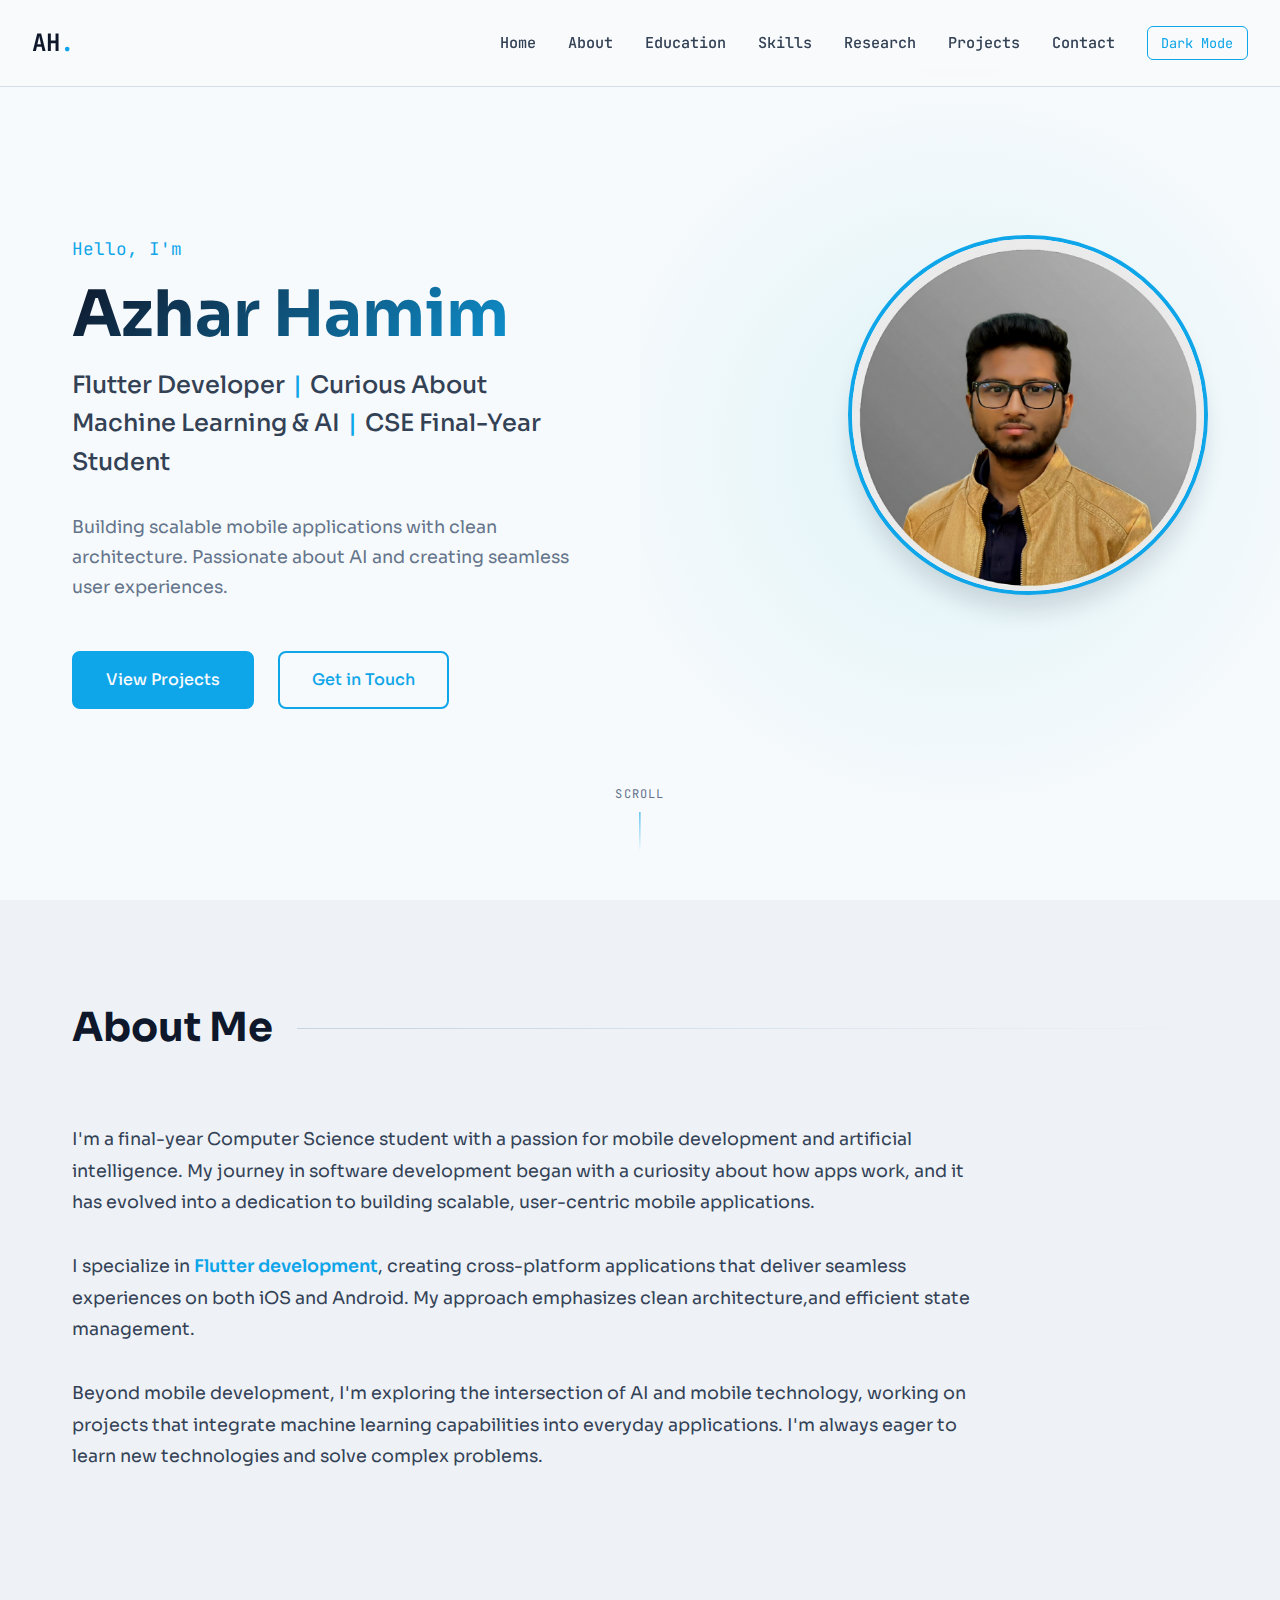
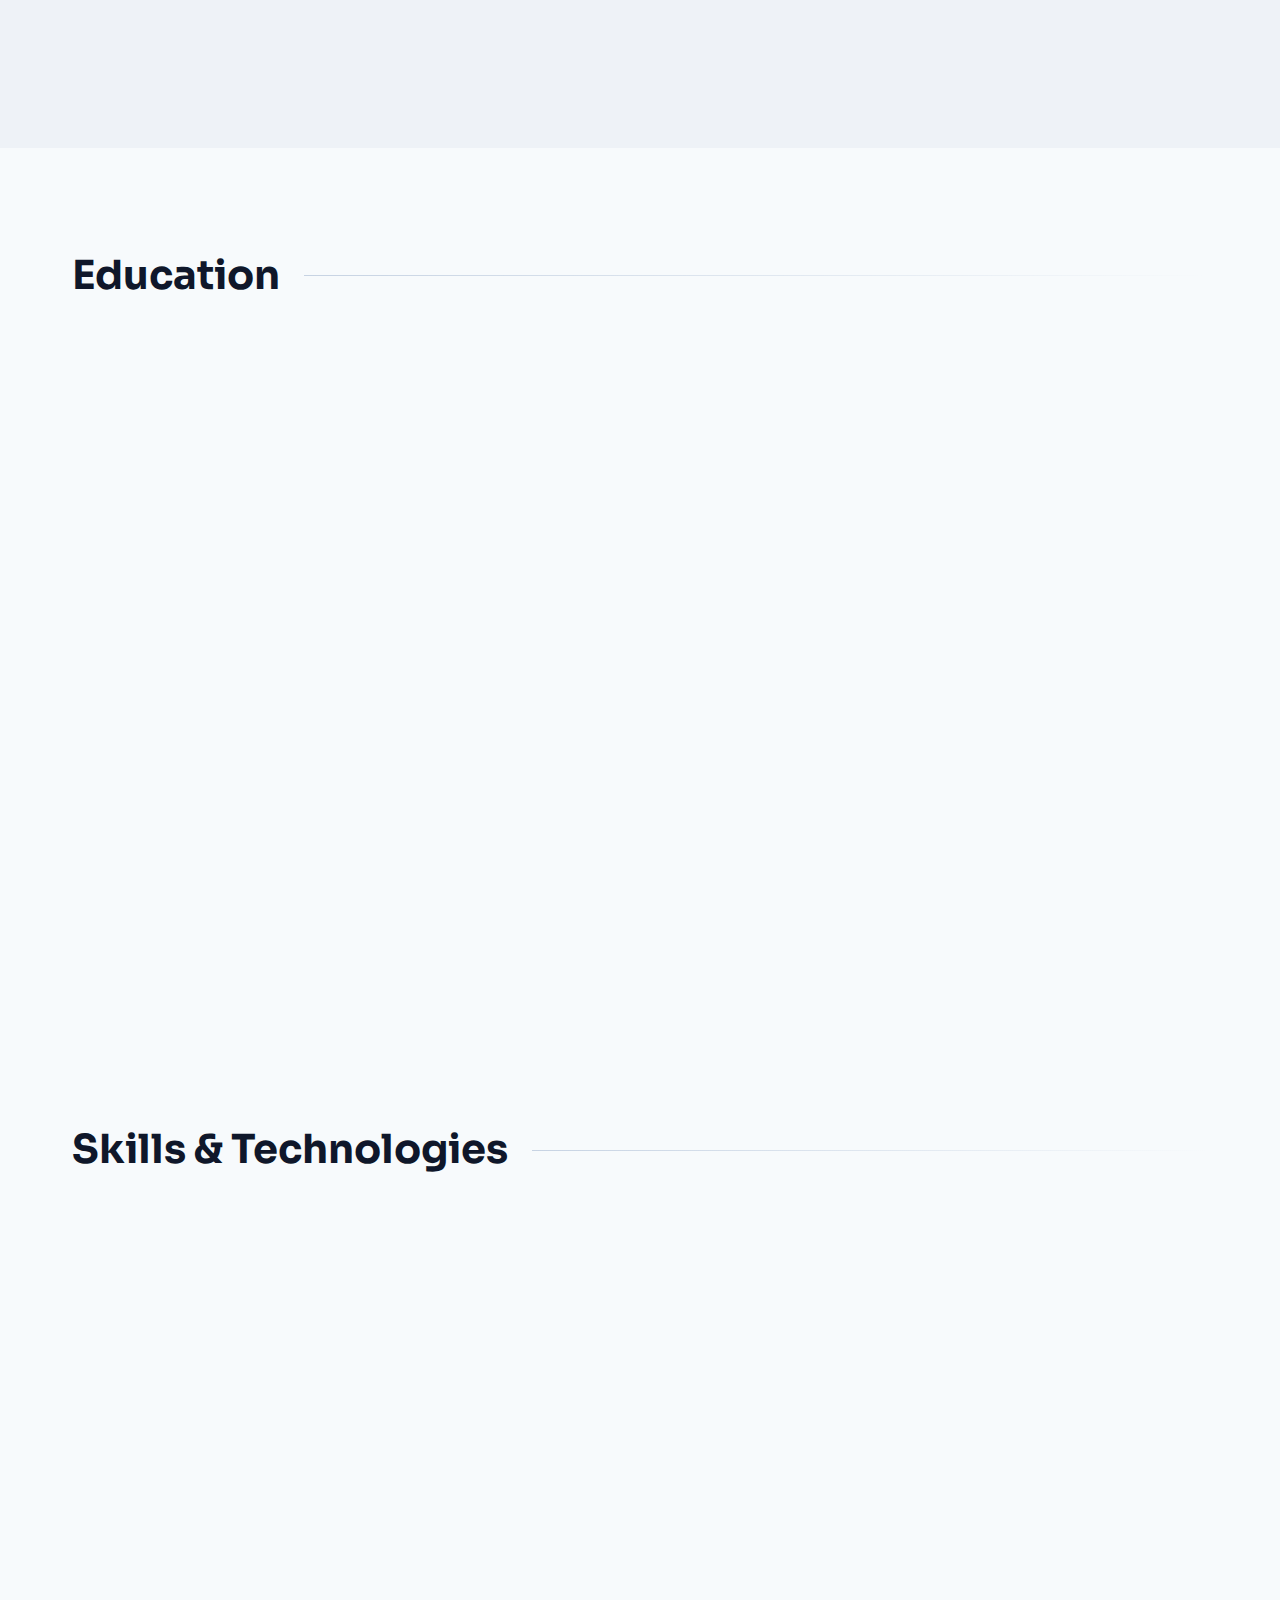
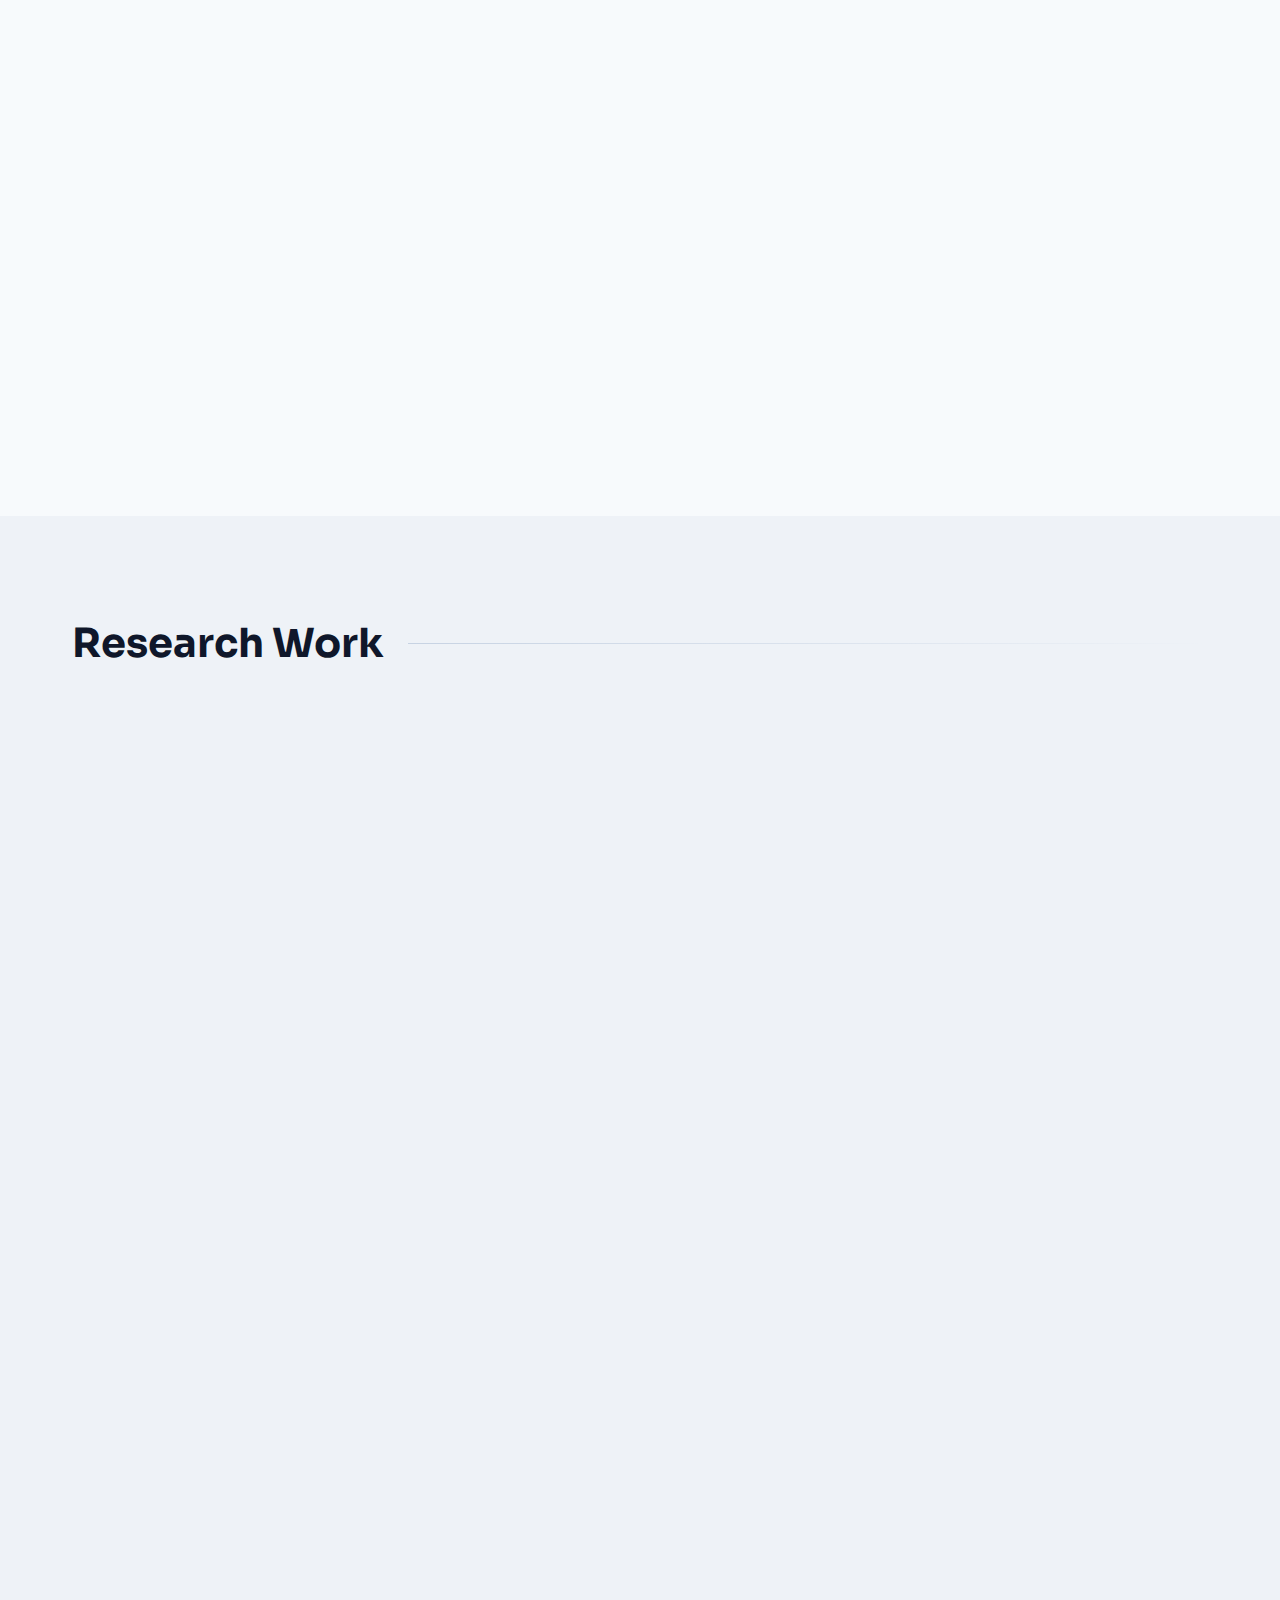
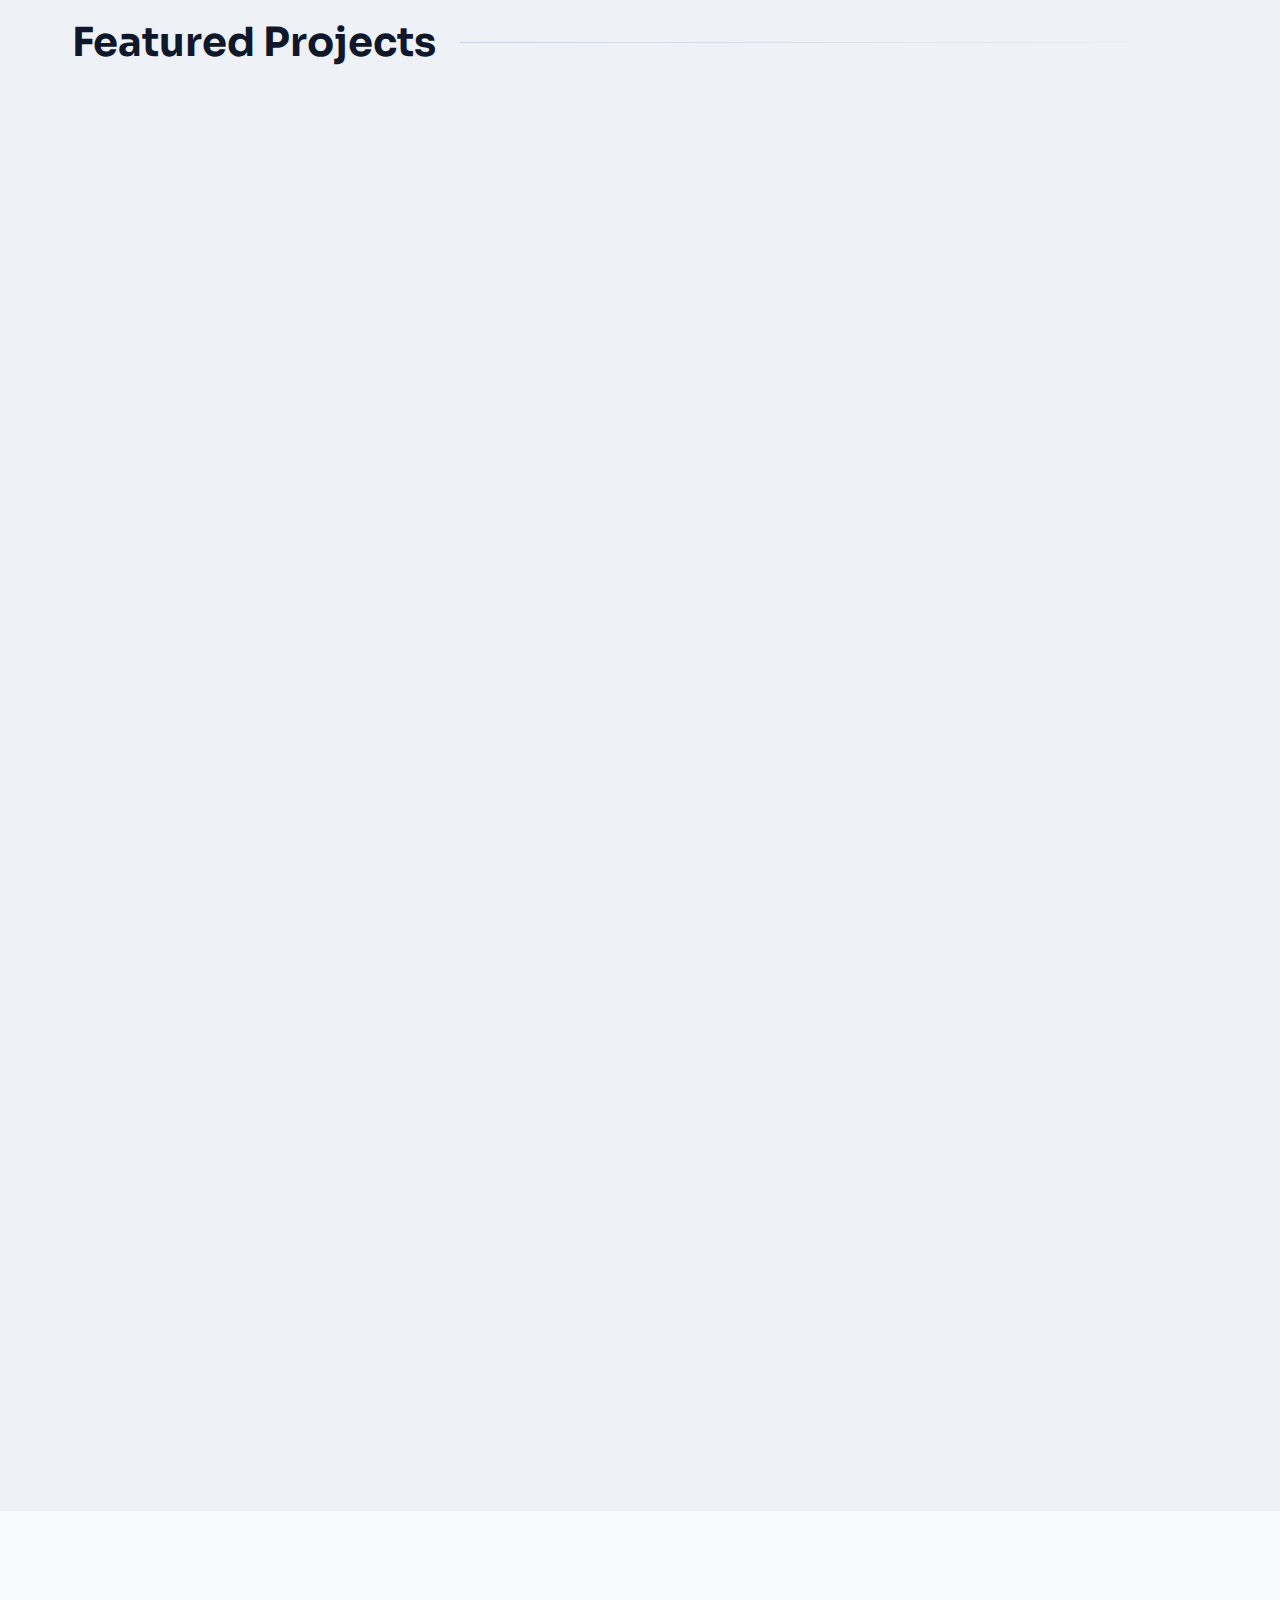
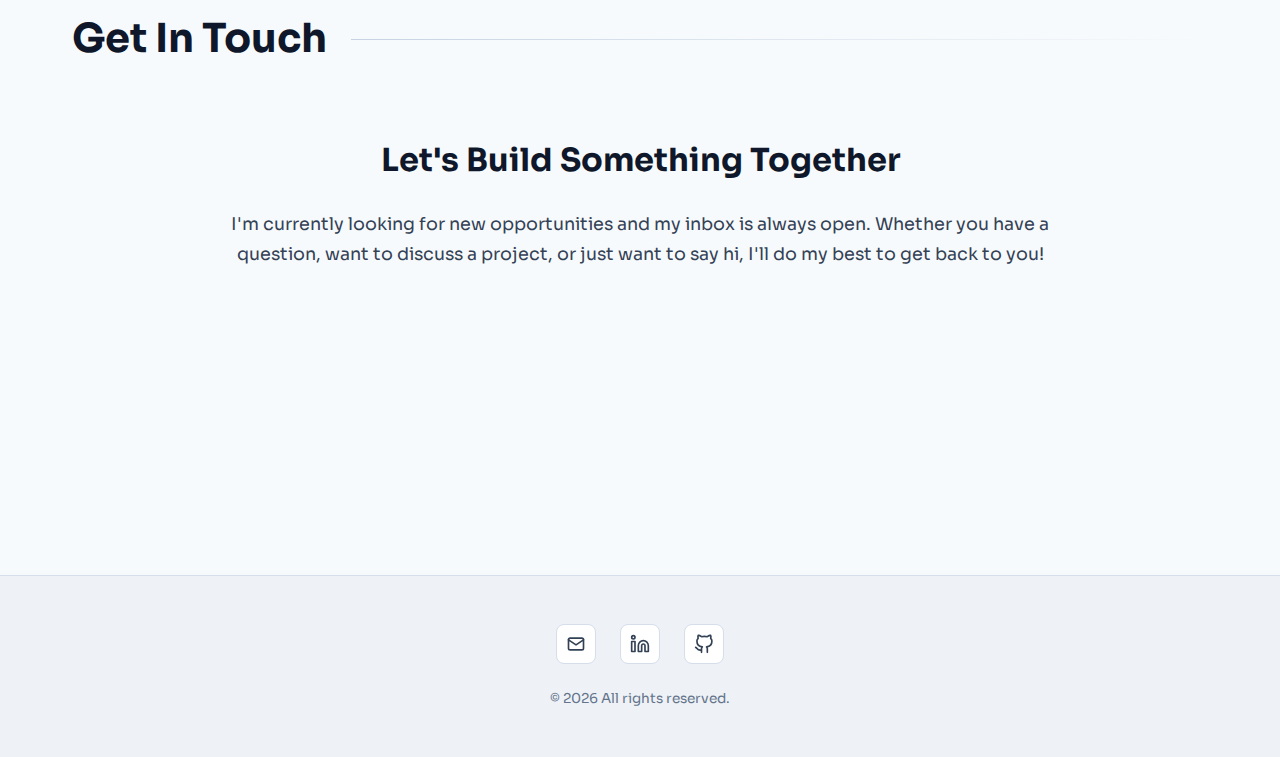
<file: index.html>
<!DOCTYPE html>
<html lang="en">
<head>
    <meta charset="UTF-8">
    <meta name="viewport" content="width=device-width, initial-scale=1.0">
    <meta name="description" content="Azhar Hamim - Flutter Developer | CSE Final-Year Student | AI Enthusiast. Portfolio showcasing mobile applications and projects.">
    <meta name="keywords" content="Flutter Developer, Mobile App Developer, Computer Science, AI, Machine Learning, Firebase, Dart">
    <meta name="author" content="Azhar Hamim">
    
    <!-- Open Graph Meta Tags for Social Sharing -->
    <meta property="og:title" content="Azhar Hamim - Flutter Developer Portfolio">
    <meta property="og:description" content="Final-year CSE student focused on building scalable mobile applications using Flutter.">
    <meta property="og:type" content="website">
    
    <title>Azhar Hamim - Flutter Developer | Portfolio</title>
    
    <!-- Favicon Placeholder -->
    <link rel="icon" type="image/png" href="favicon.png">
    
    <!-- Google Fonts -->
    <link rel="preconnect" href="https://fonts.googleapis.com">
    <link rel="preconnect" href="https://fonts.gstatic.com" crossorigin>
    <link href="https://fonts.googleapis.com/css2?family=JetBrains+Mono:wght@400;500;600;700&family=Sora:wght@300;400;500;600;700&display=swap" rel="stylesheet">
    
    <!-- Stylesheet -->
    <link rel="stylesheet" href="styles.css">
</head>
<body>
    
    <!-- Navigation -->
    <nav class="navbar" id="navbar">
        <div class="container nav-container">
            <a href="#home" class="logo">AH<span class="logo-dot">.</span></a>
            <button class="mobile-menu-toggle" id="mobileMenuToggle" aria-label="Toggle navigation menu">
                <span></span>
                <span></span>
                <span></span>
            </button>
            <ul class="nav-links" id="navLinks">
                <li><a href="#home" class="nav-link">Home</a></li>
                <li><a href="#about" class="nav-link">About</a></li>
                <li><a href="#education" class="nav-link">Education</a></li>
                <li><a href="#skills" class="nav-link">Skills</a></li>
                <li><a href="#research" class="nav-link">Research</a></li>
                <li><a href="#projects" class="nav-link">Projects</a></li>
                <li><a href="#contact" class="nav-link">Contact</a></li>
                <li>
                    <button class="theme-toggle" id="themeToggle" type="button" aria-label="Switch to bright mode">
                        Bright Mode
                    </button>
                </li>
            </ul>
        </div>
    </nav>

    <!-- Hero Section -->
    <section class="hero" id="home">
        <div class="container hero-container">
            <div class="hero-content">
                <div class="hero-text">
                    <p class="hero-greeting">Hello, I'm</p>
                    <h1 class="hero-name">Azhar Hamim</h1>
                    <h2 class="hero-title">Flutter Developer<span class="title-divider">|</span>Curious About Machine Learning & AI<span class="title-divider">|</span>CSE Final-Year Student</h2>
                    <p class="hero-description">
                        Building scalable mobile applications with clean architecture. 
                        Passionate about AI and creating seamless user experiences.
                    </p>
                    <div class="hero-buttons">
                        <a href="#projects" class="btn btn-primary">View Projects</a>
                        <a href="#contact" class="btn btn-secondary">Get in Touch</a>
                    </div>
                </div>
                <div class="hero-visual">
                    <div class="hero-profile">
                        <div class="hero-profile-photo-wrap">
                            <img
                                class="hero-profile-photo"
                                src="profile.png"
                                alt="Azhar Hamim profile photo"
                            >
                        </div>
                    </div>
                </div>
            </div>
        </div>
        <div class="scroll-indicator">
            <span class="scroll-text">Scroll</span>
            <div class="scroll-line"></div>
        </div>
    </section>

    <!-- About Section -->
    <section class="about" id="about">
        <div class="container">
            <div class="section-header">
                <h2 class="section-title">About Me</h2>
                <div class="section-line"></div>
            </div>
            <div class="about-content">
                <div class="about-text">
                    <p class="about-paragraph">
                        I'm a final-year Computer Science student with a passion for mobile development 
                        and artificial intelligence. My journey in software development began with a 
                        curiosity about how apps work, and it has evolved into a dedication to building 
                        scalable, user-centric mobile applications.
                    </p>
                    <p class="about-paragraph">
                        I specialize in <strong>Flutter development</strong>, creating cross-platform 
                        applications that deliver seamless experiences on both iOS and Android. My 
                        approach emphasizes clean architecture,and efficient state management.
                    </p>
                    <p class="about-paragraph">
                        Beyond mobile development, I'm exploring the intersection of AI and mobile 
                        technology, working on projects that integrate machine learning capabilities 
                        into everyday applications. I'm always eager to learn new technologies and 
                        solve complex problems.
                    </p>
                    <div class="about-highlights">
                        <div class="highlight-item">
                            <span class="highlight-icon" aria-hidden="true">
                                <svg viewBox="0 0 24 24" fill="none" xmlns="http://www.w3.org/2000/svg">
                                    <path d="M2 8L12 3L22 8L12 13L2 8Z" stroke="currentColor" stroke-width="2" stroke-linecap="round" stroke-linejoin="round"/>
                                    <path d="M6 10.5V15.5C6 15.5 8.5 18 12 18C15.5 18 18 15.5 18 15.5V10.5" stroke="currentColor" stroke-width="2" stroke-linecap="round" stroke-linejoin="round"/>
                                    <path d="M22 8V14" stroke="currentColor" stroke-width="2" stroke-linecap="round"/>
                                </svg>
                            </span>
                            <div class="highlight-content">
                                <h4>Education</h4>
                                <p>B.Sc. in Computer Science & Engineering</p>
                            </div>
                        </div>
                        <div class="highlight-item">
                            <span class="highlight-icon" aria-hidden="true">
                                <svg viewBox="0 0 24 24" fill="none" xmlns="http://www.w3.org/2000/svg">
                                    <rect x="3" y="7" width="18" height="13" rx="2" stroke="currentColor" stroke-width="2"/>
                                    <path d="M8 7V5C8 3.9 8.9 3 10 3H14C15.1 3 16 3.9 16 5V7" stroke="currentColor" stroke-width="2"/>
                                    <path d="M3 12H21" stroke="currentColor" stroke-width="2"/>
                                </svg>
                            </span>
                            <div class="highlight-content">
                                <h4>Focus</h4>
                                <p>Mobile Development & AI</p>
                            </div>
                        </div>
                        <div class="highlight-item">
                            <span class="highlight-icon" aria-hidden="true">
                                <svg viewBox="0 0 24 24" fill="none" xmlns="http://www.w3.org/2000/svg">
                                    <circle cx="12" cy="12" r="9" stroke="currentColor" stroke-width="2"/>
                                    <path d="M12 8V12L15 14" stroke="currentColor" stroke-width="2" stroke-linecap="round" stroke-linejoin="round"/>
                                </svg>
                            </span>
                            <div class="highlight-content">
                                <h4>Status</h4>
                                <p>Open to Opportunities</p>
                            </div>
                        </div>
                    </div>
                </div>
            </div>
        </div>
    </section>

    <!-- Education Section -->
    <section class="education" id="education">
        <div class="container">
            <div class="section-header">
                <h2 class="section-title">Education</h2>
                <div class="section-line"></div>
            </div>
            <div class="education-grid">
                <article class="education-card">
                    <h3 class="education-degree">Bachelor of Science in Computer Science & Engineering</h3>
                    <p class="education-line"><strong>University: </strong>Leading University</p>
                    <p class="education-line"><strong>Department: </strong>Computer Science & Engineering</p>
                    <p class="education-line"><strong>CGPA: </strong>3.51 / 4.00</p>
                </article>
                <article class="education-card">
                    <h3 class="education-degree">Higher Secondary Certificate (Intermediate)</h3>
                    <p class="education-line"><strong>Institute: </strong>Sylhet Science & technology College</p>
                    <p class="education-line"><strong>Department: </strong>Science</p>
                    <p class="education-line"><strong>GPA: </strong>5.00 / 5.00</p>
                </article>
            </div>
        </div>
    </section>

    <!-- Skills Section -->
    <section class="skills" id="skills">
        <div class="container">
            <div class="section-header">
                <h2 class="section-title">Skills & Technologies</h2>
                <div class="section-line"></div>
            </div>
            <div class="skills-grid">
                <div class="skill-card">
                    <div class="skill-icon">
                        <svg viewBox="0 0 24 24" fill="none" xmlns="http://www.w3.org/2000/svg">
                            <path d="M12 2L2 7L12 12L22 7L12 2Z" stroke="currentColor" stroke-width="2" stroke-linecap="round" stroke-linejoin="round"/>
                            <path d="M2 17L12 22L22 17" stroke="currentColor" stroke-width="2" stroke-linecap="round" stroke-linejoin="round"/>
                            <path d="M2 12L12 17L22 12" stroke="currentColor" stroke-width="2" stroke-linecap="round" stroke-linejoin="round"/>
                        </svg>
                    </div>
                    <h3 class="skill-name">Flutter</h3>
                    <p class="skill-description">Cross-platform mobile development with beautiful, native UIs</p>
                </div>
                
                <div class="skill-card">
                    <div class="skill-icon">
                        <svg viewBox="0 0 24 24" fill="none" xmlns="http://www.w3.org/2000/svg">
                            <path d="M16 18L22 12L16 6" stroke="currentColor" stroke-width="2" stroke-linecap="round" stroke-linejoin="round"/>
                            <path d="M8 6L2 12L8 18" stroke="currentColor" stroke-width="2" stroke-linecap="round" stroke-linejoin="round"/>
                        </svg>
                    </div>
                    <h3 class="skill-name">Dart</h3>
                    <p class="skill-description">Strong programming fundamentals and object-oriented design</p>
                </div>
                
                <div class="skill-card">
                    <div class="skill-icon">
                        <svg viewBox="0 0 24 24" fill="none" xmlns="http://www.w3.org/2000/svg">
                            <path d="M13 2L3 14H12L11 22L21 10H12L13 2Z" stroke="currentColor" stroke-width="2" stroke-linecap="round" stroke-linejoin="round"/>
                        </svg>
                    </div>
                    <h3 class="skill-name">Firebase</h3>
                    <p class="skill-description">Backend services, authentication, real-time database, and cloud storage</p>
                </div>
                
                <div class="skill-card">
                    <div class="skill-icon">
                        <svg viewBox="0 0 24 24" fill="none" xmlns="http://www.w3.org/2000/svg">
                            <rect x="3" y="3" width="18" height="18" rx="2" stroke="currentColor" stroke-width="2"/>
                            <path d="M3 9H21" stroke="currentColor" stroke-width="2"/>
                            <path d="M9 21V9" stroke="currentColor" stroke-width="2"/>
                        </svg>
                    </div>
                    <h3 class="skill-name">SQLite</h3>
                    <p class="skill-description">Local data persistence and efficient database management</p>
                </div>
                
                <div class="skill-card">
                    <div class="skill-icon">
                        <svg viewBox="0 0 24 24" fill="none" xmlns="http://www.w3.org/2000/svg">
                            <circle cx="12" cy="12" r="10" stroke="currentColor" stroke-width="2"/>
                            <path d="M2 12H22" stroke="currentColor" stroke-width="2"/>
                            <path d="M12 2C14.5 4.5 16 8 16 12C16 16 14.5 19.5 12 22C9.5 19.5 8 16 8 12C8 8 9.5 4.5 12 2Z" stroke="currentColor" stroke-width="2"/>
                        </svg>
                    </div>
                    <h3 class="skill-name">REST API Integration</h3>
                    <p class="skill-description">Connecting apps with backend services and third-party APIs</p>
                </div>
                
                <div class="skill-card">
                    <div class="skill-icon">
                        <svg viewBox="0 0 24 24" fill="none" xmlns="http://www.w3.org/2000/svg">
                            <circle cx="12" cy="12" r="3" stroke="currentColor" stroke-width="2"/>
                            <path d="M12 1V6" stroke="currentColor" stroke-width="2" stroke-linecap="round"/>
                            <path d="M12 18V23" stroke="currentColor" stroke-width="2" stroke-linecap="round"/>
                            <path d="M4.22 4.22L7.86 7.86" stroke="currentColor" stroke-width="2" stroke-linecap="round"/>
                            <path d="M16.14 16.14L19.78 19.78" stroke="currentColor" stroke-width="2" stroke-linecap="round"/>
                            <path d="M1 12H6" stroke="currentColor" stroke-width="2" stroke-linecap="round"/>
                            <path d="M18 12H23" stroke="currentColor" stroke-width="2" stroke-linecap="round"/>
                            <path d="M4.22 19.78L7.86 16.14" stroke="currentColor" stroke-width="2" stroke-linecap="round"/>
                            <path d="M16.14 7.86L19.78 4.22" stroke="currentColor" stroke-width="2" stroke-linecap="round"/>
                        </svg>
                    </div>
                    <h3 class="skill-name">Git & GitHub</h3>
                    <p class="skill-description">Version control, collaboration, and code management</p>
                </div>
                
                <div class="skill-card">
                    <div class="skill-icon">
                        <svg viewBox="0 0 24 24" fill="none" xmlns="http://www.w3.org/2000/svg">
                            <path d="M22 12H18L15 21L9 3L6 12H2" stroke="currentColor" stroke-width="2" stroke-linecap="round" stroke-linejoin="round"/>
                        </svg>
                    </div>
                    <h3 class="skill-name">Python</h3>
                    <p class="skill-description">Scripting, automation, and backend development</p>
                </div>
                
                <div class="skill-card">
                    <div class="skill-icon">
                        <svg viewBox="0 0 24 24" fill="none" xmlns="http://www.w3.org/2000/svg">
                            <path d="M21 16V8C21 6.89543 20.1046 6 19 6H5C3.89543 6 3 6.89543 3 8V16C3 17.1046 3.89543 18 5 18H19C20.1046 18 21 17.1046 21 16Z" stroke="currentColor" stroke-width="2"/>
                            <path d="M7 10H7.01" stroke="currentColor" stroke-width="2" stroke-linecap="round"/>
                            <path d="M11 10H17" stroke="currentColor" stroke-width="2" stroke-linecap="round"/>
                            <path d="M7 14H7.01" stroke="currentColor" stroke-width="2" stroke-linecap="round"/>
                            <path d="M11 14H17" stroke="currentColor" stroke-width="2" stroke-linecap="round"/>
                        </svg>
                    </div>
                    <h3 class="skill-name">Machine Learning Basics</h3>
                    <p class="skill-description">Understanding ML concepts and integrating AI features</p>
                </div>
            </div>
        </div>
    </section>

    <!-- Research Section -->
    <section class="research" id="research">
        <div class="container">
            <div class="section-header">
                <h2 class="section-title">Research Work</h2>
                <div class="section-line"></div>
            </div>
            <div class="research-grid">
                <article class="research-card">
                    <h3 class="research-title">Predictive Analysis of Anxiety Among Bangladeshi University Students Using Machine Learning and Explainable AI</h3>
                    <p class="research-meta">Role: Primary Researcher | Year: 2025</p>
                    <p class="research-description">
                        This study investigates the application of machine learning models and explainable AI techniques to analyze and predict anxiety patterns among university students in Bangladesh, with emphasis on model performance, feature selection, class balancing, and interpretability.
                    </p>
                    <div class="research-tags">
                        <span class="research-tag">AI</span>
                        <span class="research-tag">Machine Learning</span>
                        <span class="research-tag">Data Analysis</span>
                    </div>
                </article>
            </div>
        </div>
    </section>

    <!-- Projects Section -->
    <section class="projects" id="projects">
        <div class="container">
            <div class="section-header">
                <h2 class="section-title">Featured Projects</h2>
                <div class="section-line"></div>
            </div>
            <div class="projects-grid">
                
                <!-- Project 1: House Rental App -->
                <article class="project-card">
                    <div class="project-number">01</div>
                    <div class="project-content">
                        <h3 class="project-title">House Rental App</h3>
                        <p class="project-description">
                            A comprehensive mobile application for house rental management featuring 
                            user authentication, property listings, search functionality, and favorites. 
                            Built with Firebase for backend services and implements clean architecture 
                            principles for maintainable code.
                        </p>
                        <div class="project-tech">
                            <span class="tech-tag">Flutter</span>
                            <span class="tech-tag">Firebase</span>
                            <span class="tech-tag">Authentication</span>
                            <span class="tech-tag">Cloud Firestore</span>
                            <span class="tech-tag">Responsive UI</span>
                        </div>
                        <div class="project-links">
                            <a href="#" class="project-link" target="_blank" rel="noopener noreferrer">
                                <svg viewBox="0 0 24 24" fill="none" xmlns="http://www.w3.org/2000/svg">
                                    <path d="M9 19C4 20.5 4 16.5 2 16M16 22V18.13C16.03 17.65 15.96 17.17 15.79 16.72C15.62 16.27 15.35 15.87 15 15.54C18.2 15.17 21.5 13.98 21.5 8.52C21.5 7.12 20.95 5.98 20 5.16C20.45 4.06 20.42 2.77 19.92 1.7C19.92 1.7 18.73 1.32 16 3.22C13.73 2.63 11.27 2.63 9 3.22C6.27 1.32 5.08 1.7 5.08 1.7C4.58 2.77 4.55 4.06 5 5.16C4.05 5.98 3.5 7.12 3.5 8.52C3.5 13.97 6.8 15.17 10 15.54C9.65 15.87 9.38 16.27 9.21 16.72C9.04 17.17 8.97 17.65 9 18.13V22" stroke="currentColor" stroke-width="2" stroke-linecap="round" stroke-linejoin="round"/>
                                </svg>
                                GitHub
                            </a>
                            <a href="#" class="project-link" target="_blank" rel="noopener noreferrer">
                                <svg viewBox="0 0 24 24" fill="none" xmlns="http://www.w3.org/2000/svg">
                                    <path d="M18 13V19C18 19.5304 17.7893 20.0391 17.4142 20.4142C17.0391 20.7893 16.5304 21 16 21H5C4.46957 21 3.96086 20.7893 3.58579 20.4142C3.21071 20.0391 3 19.5304 3 19V8C3 7.46957 3.21071 6.96086 3.58579 6.58579C3.96086 6.21071 4.46957 6 5 6H11" stroke="currentColor" stroke-width="2" stroke-linecap="round" stroke-linejoin="round"/>
                                    <path d="M15 3H21V9" stroke="currentColor" stroke-width="2" stroke-linecap="round" stroke-linejoin="round"/>
                                    <path d="M10 14L21 3" stroke="currentColor" stroke-width="2" stroke-linecap="round" stroke-linejoin="round"/>
                                </svg>
                                Live Demo
                            </a>
                        </div>
                    </div>
                </article>

                <!-- Project 2: AI Health Assistant -->
                <article class="project-card">
                    <div class="project-number">02</div>
                    <div class="project-content">
                        <h3 class="project-title">AI Health Assistant</h3>
                        <p class="project-description">
                            An intelligent mobile health companion featuring an AI-powered chatbot for 
                            health queries, symptom tracking, medication reminders, and personalized 
                            health insights.
                        </p>
                        <div class="project-tech">
                            <span class="tech-tag">Flutter</span>
                            <span class="tech-tag">AI/ML</span>
                            <span class="tech-tag">REST API</span>
                            <span class="tech-tag">SQLite</span>
                            <span class="tech-tag">Local Notifications</span>
                        </div>
                        <div class="project-links">
                            <a href="https://github.com/miti404/Third_Year_Project" class="project-link" target="_blank" rel="noopener noreferrer">
                                <svg viewBox="0 0 24 24" fill="none" xmlns="http://www.w3.org/2000/svg">
                                    <path d="M9 19C4 20.5 4 16.5 2 16M16 22V18.13C16.03 17.65 15.96 17.17 15.79 16.72C15.62 16.27 15.35 15.87 15 15.54C18.2 15.17 21.5 13.98 21.5 8.52C21.5 7.12 20.95 5.98 20 5.16C20.45 4.06 20.42 2.77 19.92 1.7C19.92 1.7 18.73 1.32 16 3.22C13.73 2.63 11.27 2.63 9 3.22C6.27 1.32 5.08 1.7 5.08 1.7C4.58 2.77 4.55 4.06 5 5.16C4.05 5.98 3.5 7.12 3.5 8.52C3.5 13.97 6.8 15.17 10 15.54C9.65 15.87 9.38 16.27 9.21 16.72C9.04 17.17 8.97 17.65 9 18.13V22" stroke="currentColor" stroke-width="2" stroke-linecap="round" stroke-linejoin="round"/>
                                </svg>
                                GitHub
                            </a>
                            <a href="#" class="project-link" target="_blank" rel="noopener noreferrer">
                                <svg viewBox="0 0 24 24" fill="none" xmlns="http://www.w3.org/2000/svg">
                                    <path d="M18 13V19C18 19.5304 17.7893 20.0391 17.4142 20.4142C17.0391 20.7893 16.5304 21 16 21H5C4.46957 21 3.96086 20.7893 3.58579 20.4142C3.21071 20.0391 3 19.5304 3 19V8C3 7.46957 3.21071 6.96086 3.58579 6.58579C3.96086 6.21071 4.46957 6 5 6H11" stroke="currentColor" stroke-width="2" stroke-linecap="round" stroke-linejoin="round"/>
                                    <path d="M15 3H21V9" stroke="currentColor" stroke-width="2" stroke-linecap="round" stroke-linejoin="round"/>
                                    <path d="M10 14L21 3" stroke="currentColor" stroke-width="2" stroke-linecap="round" stroke-linejoin="round"/>
                                </svg>
                                Live Demo
                            </a>
                        </div>
                    </div>
                </article>

                <!-- Project 3: Life in the UK -->
                <article class="project-card">
                    <div class="project-number">03</div>
                    <div class="project-content">
                        <h3 class="project-title">Life in The UK</h3>
                        <p class="project-description">
                            A Flutter-based quiz application designed to help users prepare for the Life in the UK Test through structured mock exams, instant scoring, and performance feedback.
                            The app provides an intuitive interface and realistic test simulation to enhance user confidence and exam readiness.
                        </p>
                        <div class="project-tech">
                            <span class="tech-tag">Flutter</span>
                            <span class="tech-tag">State Management</span>
                            <span class="tech-tag">Offline Support</span>
                        </div>
                        <div class="project-links">
                            <a href="https://github.com/azharhamim80/lifeintheUK" class="project-link" target="_blank" rel="noopener noreferrer">
                                <svg viewBox="0 0 24 24" fill="none" xmlns="http://www.w3.org/2000/svg">
                                    <path d="M9 19C4 20.5 4 16.5 2 16M16 22V18.13C16.03 17.65 15.96 17.17 15.79 16.72C15.62 16.27 15.35 15.87 15 15.54C18.2 15.17 21.5 13.98 21.5 8.52C21.5 7.12 20.95 5.98 20 5.16C20.45 4.06 20.42 2.77 19.92 1.7C19.92 1.7 18.73 1.32 16 3.22C13.73 2.63 11.27 2.63 9 3.22C6.27 1.32 5.08 1.7 5.08 1.7C4.58 2.77 4.55 4.06 5 5.16C4.05 5.98 3.5 7.12 3.5 8.52C3.5 13.97 6.8 15.17 10 15.54C9.65 15.87 9.38 16.27 9.21 16.72C9.04 17.17 8.97 17.65 9 18.13V22" stroke="currentColor" stroke-width="2" stroke-linecap="round" stroke-linejoin="round"/>
                                </svg>
                                GitHub
                            </a>
                            <a href="#" class="project-link" target="_blank" rel="noopener noreferrer">
                                <svg viewBox="0 0 24 24" fill="none" xmlns="http://www.w3.org/2000/svg">
                                    <path d="M18 13V19C18 19.5304 17.7893 20.0391 17.4142 20.4142C17.0391 20.7893 16.5304 21 16 21H5C4.46957 21 3.96086 20.7893 3.58579 20.4142C3.21071 20.0391 3 19.5304 3 19V8C3 7.46957 3.21071 6.96086 3.58579 6.58579C3.96086 6.21071 4.46957 6 5 6H11" stroke="currentColor" stroke-width="2" stroke-linecap="round" stroke-linejoin="round"/>
                                    <path d="M15 3H21V9" stroke="currentColor" stroke-width="2" stroke-linecap="round" stroke-linejoin="round"/>
                                    <path d="M10 14L21 3" stroke="currentColor" stroke-width="2" stroke-linecap="round" stroke-linejoin="round"/>
                                </svg>
                                Live Demo
                            </a>
                        </div>
                    </div>
                </article>

            </div>
        </div>
    </section>

    <!-- Contact Section -->
    <section class="contact" id="contact">
        <div class="container">
            <div class="section-header">
                <h2 class="section-title">Get In Touch</h2>
                <div class="section-line"></div>
            </div>
            <div class="contact-content">
                <div class="contact-text">
                    <h3 class="contact-heading">Let's Build Something Together</h3>
                    <p class="contact-description">
                        I'm currently looking for new opportunities and my inbox is always open. 
                        Whether you have a question, want to discuss a project, or just want to say hi, 
                        I'll do my best to get back to you!
                    </p>
                </div>
                <div class="contact-links">
                    <a href="mailto:azhar.hamim80@gmail.com" class="contact-card">
                        <div class="contact-icon">
                            <svg viewBox="0 0 24 24" fill="none" xmlns="http://www.w3.org/2000/svg">
                                <rect x="3" y="5" width="18" height="14" rx="2" stroke="currentColor" stroke-width="2"/>
                                <path d="M3 7L12 13L21 7" stroke="currentColor" stroke-width="2" stroke-linecap="round" stroke-linejoin="round"/>
                            </svg>
                        </div>
                        <div class="contact-info">
                            <h4>Email</h4>
                            <p>azharhamim80@gmail.com</p>
                        </div>
                    </a>
                    
                    <a href="https://www.linkedin.com/in/azhar-hamim-933b12228/" class="contact-card" target="_blank" rel="noopener noreferrer">
                        <div class="contact-icon">
                            <svg viewBox="0 0 24 24" fill="none" xmlns="http://www.w3.org/2000/svg">
                                <path d="M16 8C17.5913 8 19.1174 8.63214 20.2426 9.75736C21.3679 10.8826 22 12.4087 22 14V21H18V14C18 13.4696 17.7893 12.9609 17.4142 12.5858C17.0391 12.2107 16.5304 12 16 12C15.4696 12 14.9609 12.2107 14.5858 12.5858C14.2107 12.9609 14 13.4696 14 14V21H10V14C10 12.4087 10.6321 10.8826 11.7574 9.75736C12.8826 8.63214 14.4087 8 16 8Z" stroke="currentColor" stroke-width="2" stroke-linecap="round" stroke-linejoin="round"/>
                                <path d="M6 9H2V21H6V9Z" stroke="currentColor" stroke-width="2" stroke-linecap="round" stroke-linejoin="round"/>
                                <circle cx="4" cy="4" r="2" stroke="currentColor" stroke-width="2"/>
                            </svg>
                        </div>
                        <div class="contact-info">
                            <h4>LinkedIn</h4>
                            <p>linkedin.com/in/azharhamim</p>
                        </div>
                    </a>
                    
                    <a href="https://github.com/azharhamim80" class="contact-card" target="_blank" rel="noopener noreferrer">
                        <div class="contact-icon">
                            <svg viewBox="0 0 24 24" fill="none" xmlns="http://www.w3.org/2000/svg">
                                <path d="M9 19C4 20.5 4 16.5 2 16M16 22V18.13C16.03 17.65 15.96 17.17 15.79 16.72C15.62 16.27 15.35 15.87 15 15.54C18.2 15.17 21.5 13.98 21.5 8.52C21.5 7.12 20.95 5.98 20 5.16C20.45 4.06 20.42 2.77 19.92 1.7C19.92 1.7 18.73 1.32 16 3.22C13.73 2.63 11.27 2.63 9 3.22C6.27 1.32 5.08 1.7 5.08 1.7C4.58 2.77 4.55 4.06 5 5.16C4.05 5.98 3.5 7.12 3.5 8.52C3.5 13.97 6.8 15.17 10 15.54C9.65 15.87 9.38 16.27 9.21 16.72C9.04 17.17 8.97 17.65 9 18.13V22" stroke="currentColor" stroke-width="2" stroke-linecap="round" stroke-linejoin="round"/>
                            </svg>
                        </div>
                        <div class="contact-info">
                            <h4>GitHub</h4>
                            <p>github.com/azharhamim</p>
                        </div>
                    </a>
                </div>
            </div>
        </div>
    </section>

    <!-- Footer -->
    <footer class="footer">
        <div class="container footer-container">
            <div class="footer-links">
                <a href="mailto:azhar.hamim80@gmail.com" aria-label="Email">
                    <svg viewBox="0 0 24 24" fill="none" xmlns="http://www.w3.org/2000/svg">
                        <rect x="3" y="5" width="18" height="14" rx="2" stroke="currentColor" stroke-width="2"/>
                        <path d="M3 7L12 13L21 7" stroke="currentColor" stroke-width="2" stroke-linecap="round" stroke-linejoin="round"/>
                    </svg>
                </a>
                <a href="https://www.linkedin.com/in/azhar-hamim-933b12228/" target="_blank" rel="noopener noreferrer" aria-label="LinkedIn">
                    <svg viewBox="0 0 24 24" fill="none" xmlns="http://www.w3.org/2000/svg">
                        <path d="M16 8C17.5913 8 19.1174 8.63214 20.2426 9.75736C21.3679 10.8826 22 12.4087 22 14V21H18V14C18 13.4696 17.7893 12.9609 17.4142 12.5858C17.0391 12.2107 16.5304 12 16 12C15.4696 12 14.9609 12.2107 14.5858 12.5858C14.2107 12.9609 14 13.4696 14 14V21H10V14C10 12.4087 10.6321 10.8826 11.7574 9.75736C12.8826 8.63214 14.4087 8 16 8Z" stroke="currentColor" stroke-width="2" stroke-linecap="round" stroke-linejoin="round"/>
                        <path d="M6 9H2V21H6V9Z" stroke="currentColor" stroke-width="2" stroke-linecap="round" stroke-linejoin="round"/>
                        <circle cx="4" cy="4" r="2" stroke="currentColor" stroke-width="2"/>
                    </svg>
                </a>
                <a href="https://github.com/azharhamim80" target="_blank" rel="noopener noreferrer" aria-label="GitHub">
                    <svg viewBox="0 0 24 24" fill="none" xmlns="http://www.w3.org/2000/svg">
                        <path d="M9 19C4 20.5 4 16.5 2 16M16 22V18.13C16.03 17.65 15.96 17.17 15.79 16.72C15.62 16.27 15.35 15.87 15 15.54C18.2 15.17 21.5 13.98 21.5 8.52C21.5 7.12 20.95 5.98 20 5.16C20.45 4.06 20.42 2.77 19.92 1.7C19.92 1.7 18.73 1.32 16 3.22C13.73 2.63 11.27 2.63 9 3.22C6.27 1.32 5.08 1.7 5.08 1.7C4.58 2.77 4.55 4.06 5 5.16C4.05 5.98 3.5 7.12 3.5 8.52C3.5 13.97 6.8 15.17 10 15.54C9.65 15.87 9.38 16.27 9.21 16.72C9.04 17.17 8.97 17.65 9 18.13V22" stroke="currentColor" stroke-width="2" stroke-linecap="round" stroke-linejoin="round"/>
                    </svg>
                </a>
            </div>
            <p class="footer-copyright">© 2026 All rights reserved.</p>
        </div>
    </footer>

    <!-- JavaScript -->
    <script src="script.js"></script>
</body>
</html>
</file>
<file: styles.css>
/* ==========================================
   CSS VARIABLES & ROOT STYLES
   ========================================== */
:root {
    /* Color Palette - Modern Dark Theme with Teal Accent */
    --color-bg-primary: #0a0e1a;
    --color-bg-secondary: #111827;
    --color-bg-tertiary: #1a2332;
    --color-bg-card: #151d2d;
    
    --color-text-primary: #e5e7eb;
    --color-text-secondary: #9ca3af;
    --color-text-muted: #6b7280;
    
    --color-accent-primary: #06b6d4;
    --color-accent-secondary: #0891b2;
    --color-accent-hover: #22d3ee;
    
    --color-border: #1f2937;
    --color-border-light: #2d3748;
    
    /* Typography */
    --font-primary: 'Sora', -apple-system, BlinkMacSystemFont, sans-serif;
    --font-mono: 'JetBrains Mono', 'Courier New', monospace;
    
    /* Spacing */
    --spacing-xs: 0.5rem;
    --spacing-sm: 1rem;
    --spacing-md: 1.5rem;
    --spacing-lg: 2rem;
    --spacing-xl: 3rem;
    --spacing-2xl: 4rem;
    --spacing-3xl: 6rem;
    
    /* Border Radius */
    --radius-sm: 0.375rem;
    --radius-md: 0.5rem;
    --radius-lg: 0.75rem;
    --radius-xl: 1rem;
    
    /* Transitions */
    --transition-fast: 150ms ease;
    --transition-base: 250ms ease;
    --transition-slow: 400ms ease;
    
    /* Shadows */
    --shadow-sm: 0 1px 2px 0 rgba(0, 0, 0, 0.3);
    --shadow-md: 0 4px 6px -1px rgba(0, 0, 0, 0.4);
    --shadow-lg: 0 10px 15px -3px rgba(0, 0, 0, 0.5);
    --shadow-xl: 0 20px 25px -5px rgba(0, 0, 0, 0.6);
    --shadow-glow: 0 0 20px rgba(6, 182, 212, 0.3);
}

body.light-theme {
    --color-bg-primary: #f7fafc;
    --color-bg-secondary: #eef2f7;
    --color-bg-tertiary: #dde4ee;
    --color-bg-card: #ffffff;

    --color-text-primary: #0f172a;
    --color-text-secondary: #334155;
    --color-text-muted: #64748b;

    --color-accent-primary: #0ea5e9;
    --color-accent-secondary: #0284c7;
    --color-accent-hover: #38bdf8;

    --color-border: #d5deea;
    --color-border-light: #c7d3e3;

    --shadow-sm: 0 1px 2px 0 rgba(15, 23, 42, 0.08);
    --shadow-md: 0 4px 6px -1px rgba(15, 23, 42, 0.1);
    --shadow-lg: 0 10px 15px -3px rgba(15, 23, 42, 0.12);
    --shadow-xl: 0 20px 25px -5px rgba(15, 23, 42, 0.14);
    --shadow-glow: 0 0 18px rgba(14, 165, 233, 0.3);
}

/* ==========================================
   RESET & BASE STYLES
   ========================================== */
*, *::before, *::after {
    margin: 0;
    padding: 0;
    box-sizing: border-box;
}

html {
    scroll-behavior: smooth;
    font-size: 16px;
}

body {
    font-family: var(--font-primary);
    background-color: var(--color-bg-primary);
    color: var(--color-text-primary);
    line-height: 1.6;
    overflow-x: hidden;
    -webkit-font-smoothing: antialiased;
    -moz-osx-font-smoothing: grayscale;
}

/* ==========================================
   CONTAINER & LAYOUT
   ========================================== */
.container {
    max-width: 1200px;
    margin: 0 auto;
    padding: 0 var(--spacing-lg);
}

@media (max-width: 768px) {
    .container {
        padding: 0 var(--spacing-md);
    }
}

/* ==========================================
   NAVIGATION
   ========================================== */
.navbar {
    position: fixed;
    top: 0;
    left: 0;
    right: 0;
    background-color: rgba(10, 14, 26, 0.9);
    backdrop-filter: blur(10px);
    z-index: 1000;
    border-bottom: 1px solid var(--color-border);
    transition: var(--transition-base);
}

.navbar.scrolled {
    background-color: rgba(10, 14, 26, 0.95);
    box-shadow: var(--shadow-md);
}

body.light-theme .navbar {
    background-color: rgba(247, 250, 252, 0.9);
}

body.light-theme .navbar.scrolled {
    background-color: rgba(247, 250, 252, 0.96);
}

.nav-container {
    display: flex;
    justify-content: space-between;
    align-items: center;
    padding: var(--spacing-md) var(--spacing-lg);
    max-width: 1400px;
}

.logo {
    font-size: 1.5rem;
    font-weight: 700;
    color: var(--color-text-primary);
    text-decoration: none;
    font-family: var(--font-mono);
    transition: var(--transition-base);
}

.logo-dot {
    color: var(--color-accent-primary);
}

.logo:hover {
    color: var(--color-accent-primary);
}

.nav-links {
    display: flex;
    list-style: none;
    gap: var(--spacing-lg);
    align-items: center;
}

.nav-link {
    color: var(--color-text-secondary);
    text-decoration: none;
    font-size: 0.95rem;
    font-weight: 500;
    transition: var(--transition-base);
    position: relative;
    font-family: var(--font-mono);
}

.nav-link::after {
    content: '';
    position: absolute;
    bottom: -4px;
    left: 0;
    width: 0;
    height: 2px;
    background-color: var(--color-accent-primary);
    transition: var(--transition-base);
}

.nav-link:hover {
    color: var(--color-accent-primary);
}

.nav-link:hover::after {
    width: 100%;
}

.theme-toggle {
    border: 1px solid var(--color-accent-primary);
    background: transparent;
    color: var(--color-accent-primary);
    font-family: var(--font-mono);
    font-size: 0.85rem;
    padding: 0.45rem 0.85rem;
    border-radius: var(--radius-sm);
    cursor: pointer;
    transition: var(--transition-base);
}

.theme-toggle:hover {
    background-color: var(--color-accent-primary);
    color: var(--color-bg-primary);
}

/* Mobile Menu Toggle */
.mobile-menu-toggle {
    display: none;
    flex-direction: column;
    background: none;
    border: none;
    cursor: pointer;
    padding: 0.5rem;
    gap: 0.4rem;
}

.mobile-menu-toggle span {
    width: 25px;
    height: 2px;
    background-color: var(--color-text-primary);
    transition: var(--transition-base);
}

.mobile-menu-toggle.active span:nth-child(1) {
    transform: rotate(45deg) translate(6px, 6px);
}

.mobile-menu-toggle.active span:nth-child(2) {
    opacity: 0;
}

.mobile-menu-toggle.active span:nth-child(3) {
    transform: rotate(-45deg) translate(6px, -6px);
}

/* ==========================================
   HERO SECTION
   ========================================== */
.hero {
    min-height: 100vh;
    display: flex;
    align-items: center;
    padding-top: 80px;
    position: relative;
    overflow: hidden;
}

/* Animated Background Effect */
.hero::before {
    content: '';
    position: absolute;
    top: 0;
    right: 0;
    width: 50%;
    height: 100%;
    background: radial-gradient(circle at 50% 50%, rgba(6, 182, 212, 0.1) 0%, transparent 70%);
    animation: pulse 8s ease-in-out infinite;
}

@keyframes pulse {
    0%, 100% { opacity: 0.3; transform: scale(1); }
    50% { opacity: 0.6; transform: scale(1.1); }
}

.hero-container {
    position: relative;
    z-index: 1;
}

.hero-content {
    display: grid;
    grid-template-columns: 1fr 1fr;
    gap: var(--spacing-3xl);
    align-items: start;
}

.hero-greeting {
    font-size: 1.1rem;
    color: var(--color-accent-primary);
    font-family: var(--font-mono);
    margin-bottom: var(--spacing-sm);
    animation: fadeInUp 0.6s ease-out;
}

.hero-name {
    font-size: 4rem;
    font-weight: 700;
    line-height: 1.1;
    margin-bottom: var(--spacing-sm);
    background: linear-gradient(135deg, var(--color-text-primary) 0%, var(--color-accent-primary) 100%);
    -webkit-background-clip: text;
    -webkit-text-fill-color: transparent;
    background-clip: text;
    animation: fadeInUp 0.6s ease-out 0.1s both;
}

.hero-title {
    font-size: 1.5rem;
    font-weight: 500;
    color: var(--color-text-secondary);
    margin-bottom: var(--spacing-lg);
    animation: fadeInUp 0.6s ease-out 0.2s both;
}

.title-divider {
    color: var(--color-accent-primary);
    margin: 0 0.5rem;
}

.hero-description {
    font-size: 1.1rem;
    color: var(--color-text-muted);
    max-width: 500px;
    margin-bottom: var(--spacing-xl);
    line-height: 1.7;
    animation: fadeInUp 0.6s ease-out 0.3s both;
}

.hero-buttons {
    display: flex;
    gap: var(--spacing-md);
    animation: fadeInUp 0.6s ease-out 0.4s both;
}

/* Buttons */
.btn {
    padding: 0.875rem 2rem;
    border-radius: var(--radius-md);
    text-decoration: none;
    font-weight: 500;
    font-size: 1rem;
    transition: all var(--transition-base);
    display: inline-flex;
    align-items: center;
    gap: 0.5rem;
    border: 2px solid transparent;
    cursor: pointer;
}

.btn-primary {
    background-color: var(--color-accent-primary);
    color: var(--color-bg-primary);
    border-color: var(--color-accent-primary);
}

.btn-primary:hover {
    background-color: var(--color-accent-hover);
    border-color: var(--color-accent-hover);
    transform: translateY(-2px);
    box-shadow: var(--shadow-glow);
}

.btn-secondary {
    background-color: transparent;
    color: var(--color-accent-primary);
    border-color: var(--color-accent-primary);
}

.btn-secondary:hover {
    background-color: rgba(6, 182, 212, 0.1);
    transform: translateY(-2px);
}

/* Hero Profile */
.hero-visual {
    justify-self: end;
    align-self: start;
    animation: fadeInUp 0.6s ease-out 0.5s both;
}

.hero-profile {
    display: flex;
    justify-content: flex-end;
}

.hero-profile-photo-wrap {
    width: 360px;
    height: 360px;
    border-radius: 50%;
    overflow: hidden;
    border: 4px solid var(--color-accent-primary);
    box-shadow: var(--shadow-xl);
    background-color: var(--color-bg-card);
}

.hero-profile-photo {
    width: 100%;
    height: 100%;
    object-fit: cover;
    display: block;
}

/* Scroll Indicator */
.scroll-indicator {
    position: absolute;
    bottom: var(--spacing-xl);
    left: 50%;
    transform: translateX(-50%);
    display: flex;
    flex-direction: column;
    align-items: center;
    gap: 0.5rem;
    animation: fadeIn 1s ease-out 1s both;
}

.scroll-text {
    font-family: var(--font-mono);
    font-size: 0.75rem;
    color: var(--color-text-muted);
    text-transform: uppercase;
    letter-spacing: 0.1em;
}

.scroll-line {
    width: 1px;
    height: 40px;
    background: linear-gradient(to bottom, var(--color-accent-primary), transparent);
    animation: scrollAnimation 2s ease-in-out infinite;
}

@keyframes scrollAnimation {
    0%, 100% { transform: translateY(0); opacity: 0; }
    50% { transform: translateY(15px); opacity: 1; }
}

/* ==========================================
   SECTION STYLES
   ========================================== */
section {
    padding: var(--spacing-3xl) 0;
}

.section-header {
    display: flex;
    align-items: center;
    gap: var(--spacing-md);
    margin-bottom: var(--spacing-2xl);
}

.section-number {
    font-family: var(--font-mono);
    font-size: 1.25rem;
    color: var(--color-accent-primary);
    font-weight: 600;
}

.section-title {
    font-size: 2.5rem;
    font-weight: 700;
    color: var(--color-text-primary);
    white-space: nowrap;
}

.section-line {
    flex: 1;
    height: 1px;
    background: linear-gradient(to right, var(--color-border-light), transparent);
}

/* ==========================================
   ABOUT SECTION
   ========================================== */
.about {
    background-color: var(--color-bg-secondary);
}

.about-content {
    max-width: 900px;
}

.about-paragraph {
    font-size: 1.1rem;
    color: var(--color-text-secondary);
    line-height: 1.8;
    margin-bottom: var(--spacing-lg);
}

.about-paragraph strong {
    color: var(--color-accent-primary);
    font-weight: 600;
}

.about-highlights {
    display: grid;
    grid-template-columns: repeat(auto-fit, minmax(250px, 1fr));
    gap: var(--spacing-lg);
    margin-top: var(--spacing-xl);
}

.highlight-item {
    display: flex;
    gap: var(--spacing-md);
    padding: var(--spacing-md);
    background-color: var(--color-bg-card);
    border-radius: var(--radius-md);
    border: 1px solid var(--color-border-light);
    transition: var(--transition-base);
}

.highlight-item:hover {
    transform: translateY(-4px);
    border-color: var(--color-accent-primary);
    box-shadow: var(--shadow-lg);
}

.highlight-icon {
    font-size: 2rem;
    line-height: 1;
    color: var(--color-accent-primary);
}

.highlight-icon svg {
    width: 2rem;
    height: 2rem;
    display: block;
}

.highlight-content h4 {
    font-size: 1.1rem;
    color: var(--color-text-primary);
    margin-bottom: 0.25rem;
}

.highlight-content p {
    font-size: 0.95rem;
    color: var(--color-text-muted);
}

/* ==========================================
   EDUCATION SECTION
   ========================================== */
.education-grid {
    display: grid;
    grid-template-columns: 1fr;
    gap: var(--spacing-lg);
}

.education-card {
    background-color: var(--color-bg-card);
    border: 1px solid var(--color-border);
    border-radius: var(--radius-lg);
    box-shadow: var(--shadow-md);
    padding: var(--spacing-xl);
    transition: var(--transition-base);
}

.education-card:hover {
    transform: translateY(-4px);
    border-color: var(--color-accent-primary);
    box-shadow: var(--shadow-lg);
}

.education-degree {
    color: var(--color-text-primary);
    font-size: 1.5rem;
    margin-bottom: var(--spacing-md);
}

.education-line {
    color: var(--color-text-secondary);
    margin-bottom: 0.5rem;
    font-size: 1rem;
}

.education-line strong {
    color: var(--color-accent-primary);
}

.education-note {
    margin-top: var(--spacing-sm);
    font-size: 0.9rem;
    color: var(--color-text-muted);
}

/* ==========================================
   SKILLS SECTION
   ========================================== */
.skills-grid {
    display: grid;
    grid-template-columns: repeat(auto-fill, minmax(280px, 1fr));
    gap: var(--spacing-lg);
}

.skill-card {
    background-color: var(--color-bg-card);
    padding: var(--spacing-lg);
    border-radius: var(--radius-lg);
    border: 1px solid var(--color-border);
    transition: all var(--transition-base);
    position: relative;
    overflow: hidden;
}

.skill-card::before {
    content: '';
    position: absolute;
    top: 0;
    left: 0;
    width: 100%;
    height: 3px;
    background: linear-gradient(90deg, var(--color-accent-primary), var(--color-accent-secondary));
    transform: scaleX(0);
    transform-origin: left;
    transition: var(--transition-base);
}

.skill-card:hover {
    transform: translateY(-8px);
    border-color: var(--color-accent-primary);
    box-shadow: var(--shadow-xl);
}

.skill-card:hover::before {
    transform: scaleX(1);
}

.skill-icon {
    width: 50px;
    height: 50px;
    display: flex;
    align-items: center;
    justify-content: center;
    background: linear-gradient(135deg, rgba(6, 182, 212, 0.1), rgba(8, 145, 178, 0.1));
    border-radius: var(--radius-md);
    margin-bottom: var(--spacing-md);
    color: var(--color-accent-primary);
    transition: var(--transition-base);
}

.skill-card:hover .skill-icon {
    transform: scale(1.1) rotate(5deg);
}

.skill-icon svg {
    width: 28px;
    height: 28px;
}

.skill-name {
    font-size: 1.25rem;
    font-weight: 600;
    color: var(--color-text-primary);
    margin-bottom: var(--spacing-sm);
}

.skill-description {
    font-size: 0.95rem;
    color: var(--color-text-muted);
    line-height: 1.6;
}

/* ==========================================
   RESEARCH SECTION
   ========================================== */
.research {
    background-color: var(--color-bg-secondary);
}

.research-grid {
    display: grid;
    grid-template-columns: repeat(auto-fill, minmax(320px, 1fr));
    gap: var(--spacing-lg);
}

.research-card {
    background-color: var(--color-bg-card);
    border: 1px solid var(--color-border);
    border-radius: var(--radius-lg);
    padding: var(--spacing-lg);
    transition: var(--transition-base);
    box-shadow: var(--shadow-md);
}

.research-card:hover {
    transform: translateY(-6px);
    border-color: var(--color-accent-primary);
    box-shadow: var(--shadow-lg);
}

.research-title {
    font-size: 1.35rem;
    color: var(--color-text-primary);
    margin-bottom: var(--spacing-xs);
}

.research-meta {
    font-family: var(--font-mono);
    font-size: 0.85rem;
    color: var(--color-accent-primary);
    margin-bottom: var(--spacing-sm);
}

.research-description {
    color: var(--color-text-secondary);
    line-height: 1.7;
    margin-bottom: var(--spacing-md);
}

.research-tags {
    display: flex;
    flex-wrap: wrap;
    gap: 0.5rem;
}

.research-tag {
    font-family: var(--font-mono);
    font-size: 0.75rem;
    color: var(--color-accent-primary);
    border: 1px solid var(--color-border-light);
    background-color: rgba(6, 182, 212, 0.1);
    border-radius: 999px;
    padding: 0.3rem 0.7rem;
}

/* ==========================================
   PROJECTS SECTION
   ========================================== */
.projects {
    background-color: var(--color-bg-secondary);
}

.projects-grid {
    display: grid;
    gap: var(--spacing-2xl);
}

.project-card {
    background-color: var(--color-bg-card);
    border-radius: var(--radius-xl);
    border: 1px solid var(--color-border);
    padding: var(--spacing-xl);
    position: relative;
    transition: all var(--transition-base);
    overflow: hidden;
}

.project-card::before {
    content: '';
    position: absolute;
    top: 0;
    left: 0;
    width: 4px;
    height: 100%;
    background: linear-gradient(180deg, var(--color-accent-primary), var(--color-accent-secondary));
    transform: scaleY(0);
    transform-origin: bottom;
    transition: var(--transition-slow);
}

.project-card:hover {
    transform: translateX(8px);
    border-color: var(--color-accent-primary);
    box-shadow: var(--shadow-xl);
}

.project-card:hover::before {
    transform: scaleY(1);
}

.project-number {
    position: absolute;
    top: var(--spacing-lg);
    right: var(--spacing-lg);
    font-size: 3rem;
    font-weight: 700;
    font-family: var(--font-mono);
    color: rgba(6, 182, 212, 0.1);
    line-height: 1;
}

.project-content {
    position: relative;
    z-index: 1;
}

.project-title {
    font-size: 1.75rem;
    font-weight: 700;
    color: var(--color-text-primary);
    margin-bottom: var(--spacing-md);
}

.project-description {
    font-size: 1rem;
    color: var(--color-text-secondary);
    line-height: 1.7;
    margin-bottom: var(--spacing-lg);
}

.project-tech {
    display: flex;
    flex-wrap: wrap;
    gap: var(--spacing-sm);
    margin-bottom: var(--spacing-lg);
}

.tech-tag {
    font-family: var(--font-mono);
    font-size: 0.8rem;
    padding: 0.4rem 0.9rem;
    background-color: rgba(6, 182, 212, 0.1);
    color: var(--color-accent-primary);
    border-radius: var(--radius-sm);
    border: 1px solid rgba(6, 182, 212, 0.2);
    transition: var(--transition-fast);
}

.tech-tag:hover {
    background-color: rgba(6, 182, 212, 0.2);
    transform: translateY(-2px);
}

.project-links {
    display: flex;
    gap: var(--spacing-md);
}

.project-link {
    display: inline-flex;
    align-items: center;
    gap: 0.5rem;
    padding: 0.6rem 1.2rem;
    background-color: transparent;
    color: var(--color-accent-primary);
    border: 1px solid var(--color-accent-primary);
    border-radius: var(--radius-md);
    text-decoration: none;
    font-size: 0.9rem;
    font-weight: 500;
    transition: all var(--transition-base);
}

.project-link:hover {
    background-color: var(--color-accent-primary);
    color: var(--color-bg-primary);
    transform: translateY(-2px);
}

.project-link svg {
    width: 18px;
    height: 18px;
}

/* ==========================================
   CONTACT SECTION
   ========================================== */
.contact-content {
    max-width: 900px;
    margin: 0 auto;
}

.contact-text {
    text-align: center;
    margin-bottom: var(--spacing-2xl);
}

.contact-heading {
    font-size: 2rem;
    font-weight: 700;
    color: var(--color-text-primary);
    margin-bottom: var(--spacing-md);
}

.contact-description {
    font-size: 1.1rem;
    color: var(--color-text-secondary);
    line-height: 1.7;
}

.contact-links {
    display: grid;
    grid-template-columns: repeat(auto-fit, minmax(250px, 1fr));
    gap: var(--spacing-lg);
}

.contact-card {
    display: flex;
    align-items: center;
    gap: var(--spacing-md);
    padding: var(--spacing-lg);
    background-color: var(--color-bg-card);
    border-radius: var(--radius-lg);
    border: 1px solid var(--color-border);
    text-decoration: none;
    transition: all var(--transition-base);
}

.contact-card:hover {
    transform: translateY(-8px);
    border-color: var(--color-accent-primary);
    box-shadow: var(--shadow-xl);
}

.contact-icon {
    width: 50px;
    height: 50px;
    display: flex;
    align-items: center;
    justify-content: center;
    background: linear-gradient(135deg, rgba(6, 182, 212, 0.15), rgba(8, 145, 178, 0.15));
    border-radius: var(--radius-md);
    color: var(--color-accent-primary);
    flex-shrink: 0;
}

.contact-icon svg {
    width: 24px;
    height: 24px;
}

.contact-info h4 {
    font-size: 1.1rem;
    font-weight: 600;
    color: var(--color-text-primary);
    margin-bottom: 0.25rem;
}

.contact-info p {
    font-size: 0.9rem;
    color: var(--color-text-muted);
    word-break: break-word;
}

/* ==========================================
   FOOTER
   ========================================== */
.footer {
    background-color: var(--color-bg-secondary);
    border-top: 1px solid var(--color-border);
    padding: var(--spacing-xl) 0;
}

.footer-container {
    display: flex;
    flex-direction: column;
    align-items: center;
    gap: var(--spacing-md);
    text-align: center;
}

.footer-text {
    color: var(--color-text-muted);
    font-size: 0.95rem;
}

.footer-text strong {
    color: var(--color-accent-primary);
}

.footer-links {
    display: flex;
    gap: var(--spacing-md);
}

.footer-links a {
    width: 40px;
    height: 40px;
    display: flex;
    align-items: center;
    justify-content: center;
    border-radius: var(--radius-md);
    background-color: var(--color-bg-card);
    color: var(--color-text-secondary);
    border: 1px solid var(--color-border);
    transition: all var(--transition-base);
}

.footer-links a:hover {
    background-color: var(--color-accent-primary);
    color: var(--color-bg-primary);
    border-color: var(--color-accent-primary);
    transform: translateY(-4px);
}

.footer-links svg {
    width: 20px;
    height: 20px;
}

.footer-copyright {
    color: var(--color-text-muted);
    font-size: 0.85rem;
}

/* ==========================================
   ANIMATIONS
   ========================================== */
@keyframes fadeIn {
    from {
        opacity: 0;
    }
    to {
        opacity: 1;
    }
}

@keyframes fadeInUp {
    from {
        opacity: 0;
        transform: translateY(30px);
    }
    to {
        opacity: 1;
        transform: translateY(0);
    }
}

/* ==========================================
   RESPONSIVE DESIGN
   ========================================== */

/* Tablet */
@media (max-width: 1024px) {
    .hero {
        padding-top: 110px;
    }

    .hero-content {
        grid-template-columns: 1fr;
        gap: var(--spacing-2xl);
    }
    
    .hero-name {
        font-size: 3rem;
    }
    
    .section-title {
        font-size: 2rem;
    }
    
    .skills-grid {
        grid-template-columns: repeat(auto-fill, minmax(250px, 1fr));
    }
}

/* Small Laptop */
@media (min-width: 769px) and (max-width: 1366px) {
    .hero {
        padding-top: 140px;
    }
}

/* Mobile */
@media (max-width: 768px) {
    .mobile-menu-toggle {
        display: flex;
    }
    
    .nav-links {
        position: fixed;
        top: 70px;
        left: 0;
        right: 0;
        flex-direction: column;
        background-color: var(--color-bg-secondary);
        padding: var(--spacing-lg);
        gap: var(--spacing-md);
        border-bottom: 1px solid var(--color-border);
        transform: translateY(-100%);
        opacity: 0;
        visibility: hidden;
        transition: all var(--transition-base);
    }

    .theme-toggle {
        width: 100%;
        justify-content: center;
    }
    
    .nav-links.active {
        transform: translateY(0);
        opacity: 1;
        visibility: visible;
    }
    
    .hero {
        min-height: auto;
        padding: var(--spacing-3xl) 0;
    }
    
    .hero-name {
        font-size: 2.5rem;
    }
    
    .hero-title {
        font-size: 1.2rem;
    }
    
    .hero-description {
        font-size: 1rem;
    }
    
    .hero-buttons {
        flex-direction: column;
    }
    
    .btn {
        width: 100%;
        justify-content: center;
    }
    
    .section-title {
        font-size: 1.75rem;
    }
    
    .section-header {
        flex-wrap: wrap;
    }
    
    .section-line {
        display: none;
    }
    
    .about-highlights {
        grid-template-columns: 1fr;
    }

    .hero-visual {
        justify-self: center;
    }

    .hero-profile-photo-wrap {
        width: 280px;
        height: 280px;
    }
    
    .skills-grid {
        grid-template-columns: 1fr;
    }

    .research-grid {
        grid-template-columns: 1fr;
    }
    
    .project-card {
        padding: var(--spacing-lg);
    }
    
    .project-number {
        font-size: 2rem;
        top: var(--spacing-md);
        right: var(--spacing-md);
    }
    
    .project-title {
        font-size: 1.5rem;
    }
    
    .project-links {
        flex-direction: column;
    }
    
    .project-link {
        justify-content: center;
    }
    
    .contact-links {
        grid-template-columns: 1fr;
    }
    
    .scroll-indicator {
        display: none;
    }
}

/* Small Mobile */
@media (max-width: 480px) {
    html {
        font-size: 14px;
    }
    
    .hero-name {
        font-size: 2rem;
    }
    
    .hero-profile-photo-wrap {
        width: 230px;
        height: 230px;
    }
}

/* ==========================================
   ACCESSIBILITY
   ========================================== */
@media (prefers-reduced-motion: reduce) {
    *,
    *::before,
    *::after {
        animation-duration: 0.01ms !important;
        animation-iteration-count: 1 !important;
        transition-duration: 0.01ms !important;
    }
}

/* Focus Styles */
a:focus-visible,
button:focus-visible {
    outline: 2px solid var(--color-accent-primary);
    outline-offset: 2px;
}
</file>
